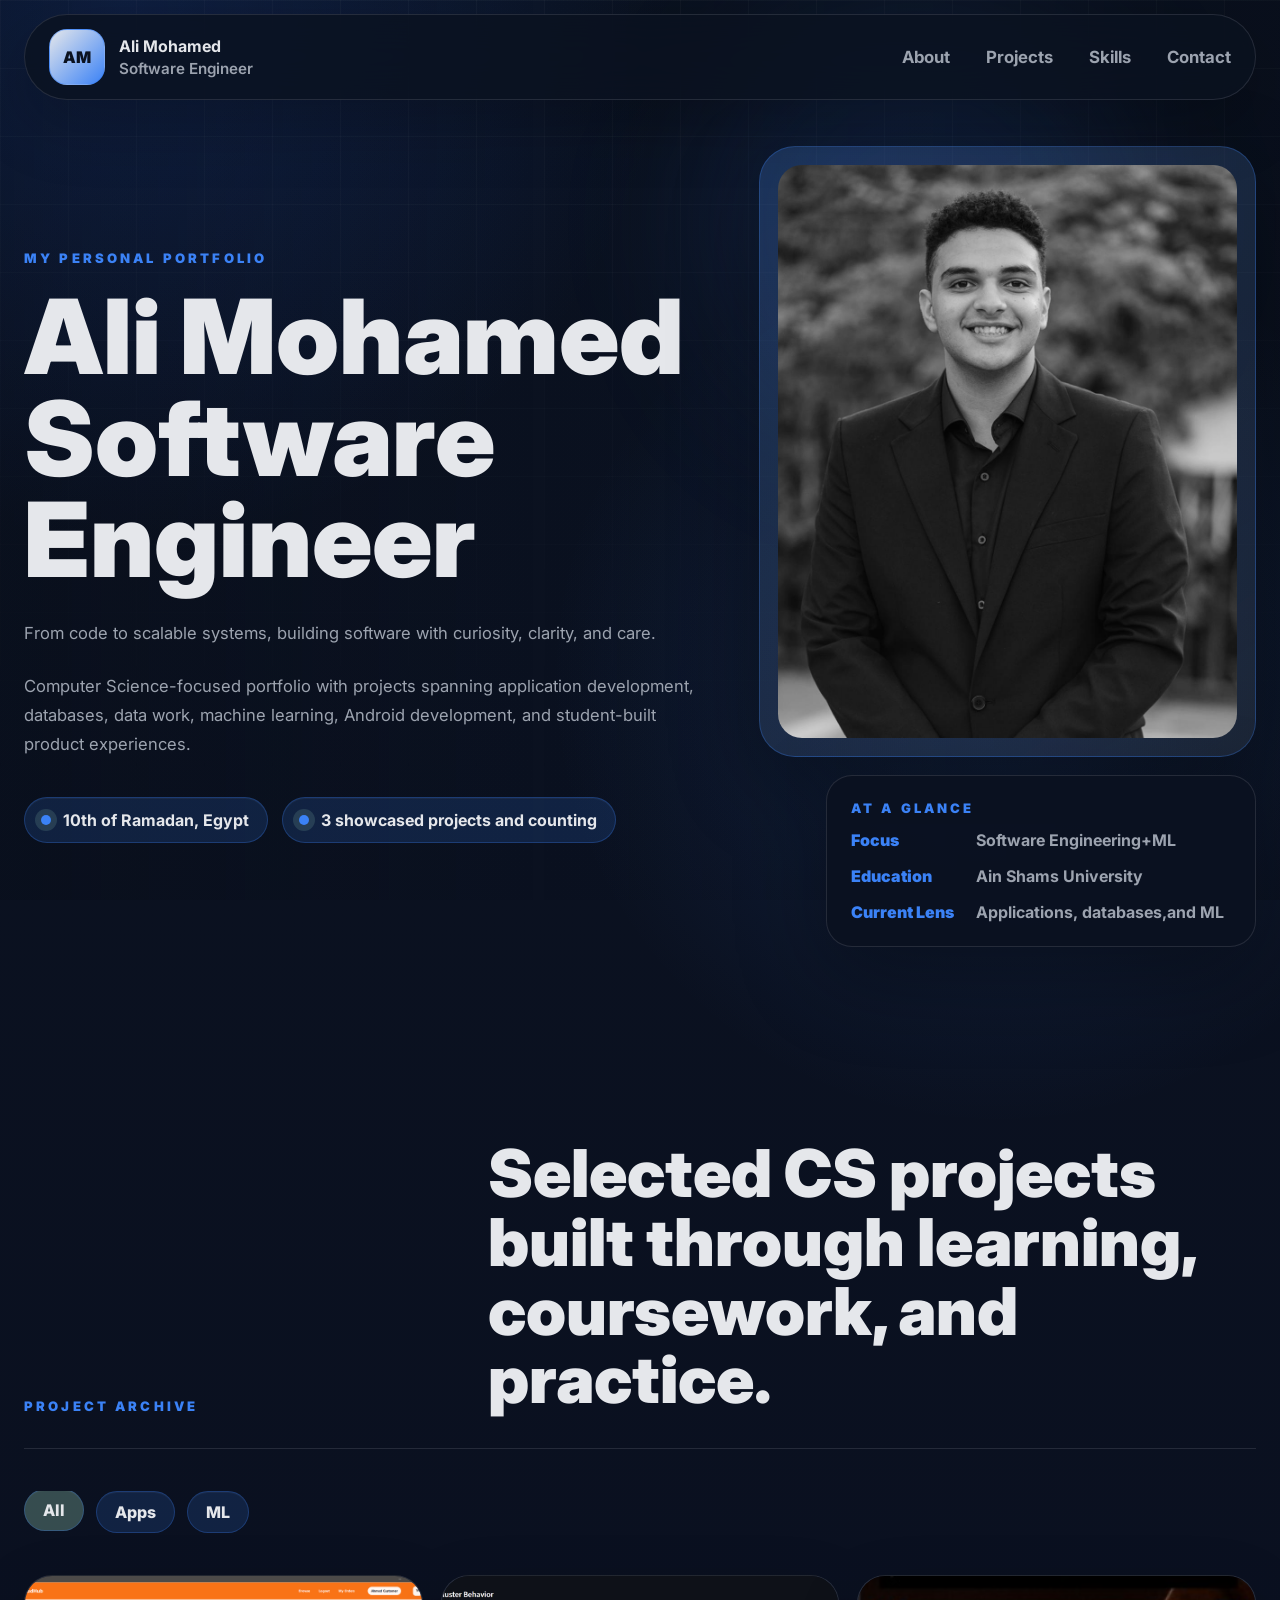
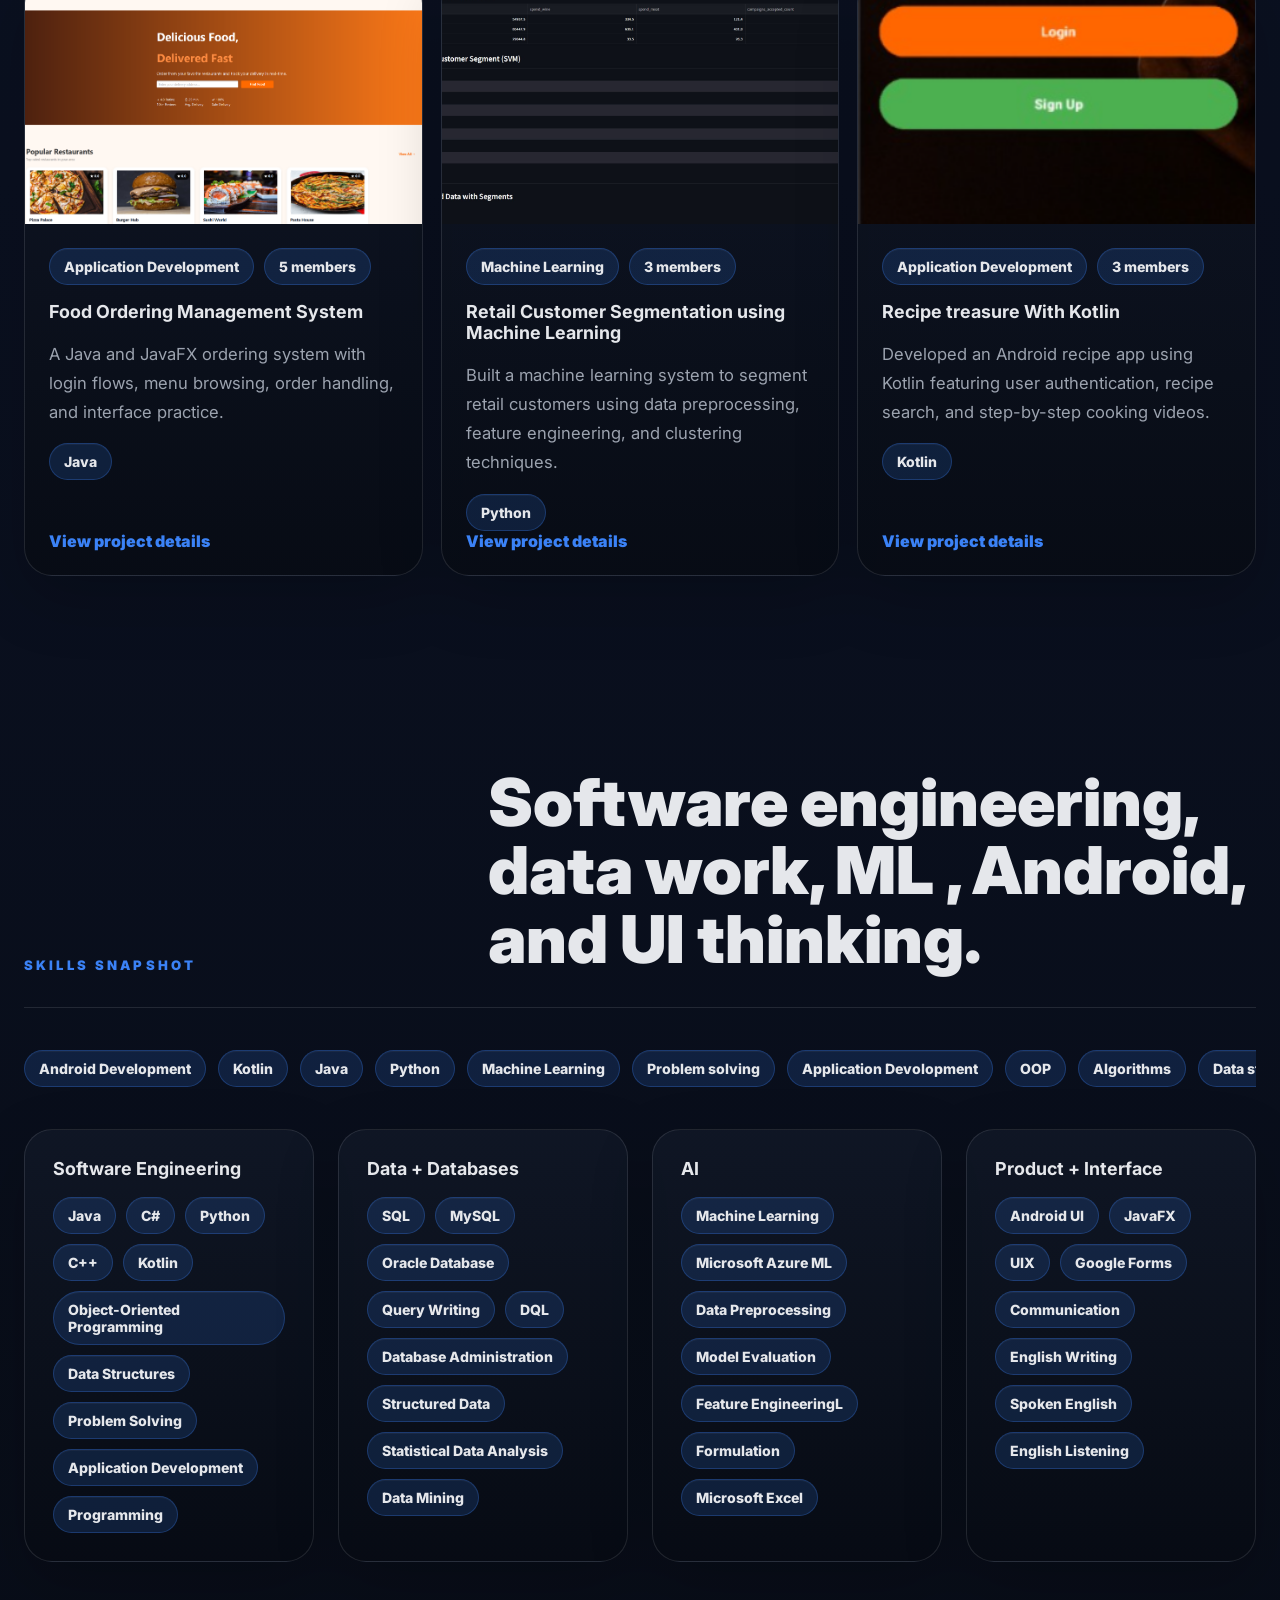
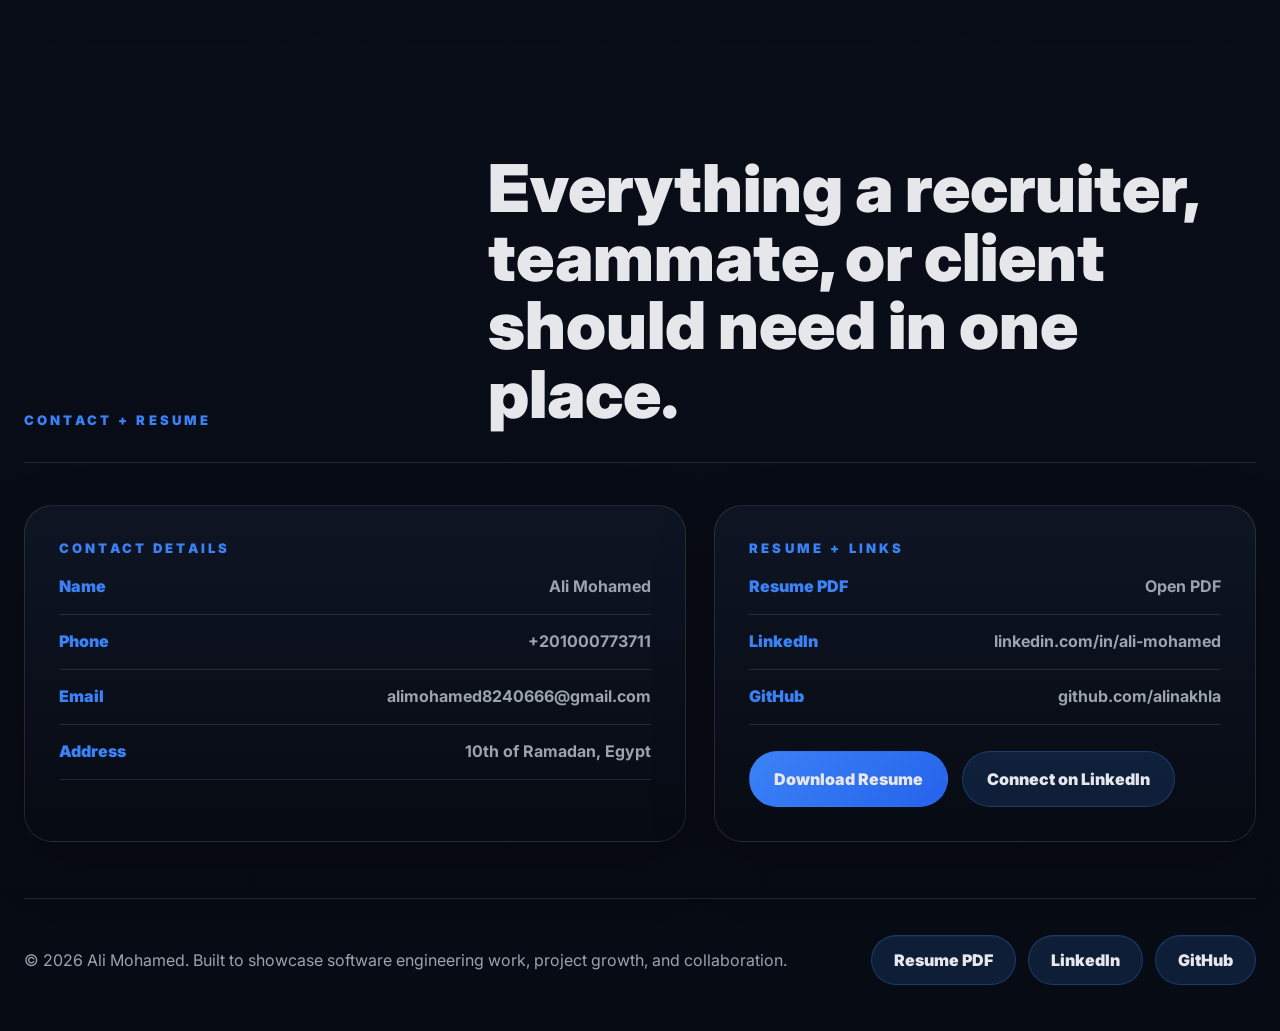
<file: index.html>
<!doctype html>
<html lang="en">
  <head>
    <meta charset="UTF-8" />
    <meta name="viewport" content="width=device-width, initial-scale=1.0" />
    <meta
      name="description"
      content="Computer Science portfolio for Ali Mohamed, a Software Engineer showcasing projects, skills, resume, and contact information."
    />
    <title>Ali Mohamed | Software Engineer Portfolio</title>
    <link rel="preconnect" href="https://fonts.googleapis.com" />
    <link rel="preconnect" href="https://fonts.gstatic.com" crossorigin />
    <link
      href="https://fonts.googleapis.com/css2?family=Inter:wght@400;500;600;700;800;900&display=swap"
      rel="stylesheet"
    />
    <link rel="stylesheet" href="styles.css" />
  </head>
  <body id="top">
    <div class="cursor-glow" aria-hidden="true"></div>
    <header class="site-header">
      <a class="brand" href="index.html" aria-label="Portfolio home">
        <span class="brand-mark">AM</span>
        <span class="brand-copy">
          <strong>Ali Mohamed</strong>
          <small>Software Engineer</small>
        </span>
      </a>
      <nav class="nav-links" aria-label="Primary navigation">
        <a href="#about">About</a>
        <a href="#projects">Projects</a>
        <a href="#skills">Skills</a>
        <a href="#contact">Contact</a>
      </nav>
    </header>

    <main>
      <section id="about" class="hero section-shell">
        <div class="hero-copy reveal">
          <p class="eyebrow">My Personal Portfolio</p>
          <h1>Ali Mohamed Software Engineer</h1>
          <p class="hero-text">From code to scalable systems, building software with curiosity, clarity, and care.</p>
          <p class="hero-text">
            Computer Science-focused portfolio with projects spanning application development, databases,
            data work, machine learning, Android development, and student-built product experiences.
          </p>
          <div class="quick-facts" aria-label="Quick facts">
            <span>10th of Ramadan, Egypt</span>
            <span><strong id="project-count">4</strong> showcased projects and counting</span>
          </div>
        </div>

        <div class="hero-visual reveal delay-1" aria-label="Profile photo placeholder">
          <div class="portrait-frame">
            <img src="assets/profilepic.jpg" alt="Ali Mohamed profile photo" />
          </div>
          <aside class="glance-card" aria-label="At a glance">
            <p class="eyebrow">At A Glance</p>
            <dl>
              <div>
                <dt>Focus</dt>
                <dd>Software Engineering+ML</dd>
              </div>
              <div>
                <dt>Education</dt>
                <dd>Ain Shams University</dd>
              </div>
              <div>
                <dt>Current Lens</dt>
                <dd>Applications, databases,and ML</dd>
              </div>
            </dl>
          </aside>
        </div>
      </section>

      <section id="projects" class="section-shell">
        <div class="split-heading reveal">
          <p class="eyebrow">Project Archive</p>
          <h2>Selected CS projects built through learning, coursework, and practice.</h2>
        </div>
        <div class="project-toolbar reveal delay-1">
          <button class="filter-button active" data-filter="all" type="button">All</button>
          <button class="filter-button" data-filter="Application Development" type="button">Apps</button>
          <button class="filter-button" data-filter="Machine Learning" type="button">ML</button>
        </div>
        <div id="project-grid" class="project-grid" aria-live="polite"></div>
      </section>

      <section id="skills" class="section-shell skills-section">
        <div class="split-heading reveal">
          <p class="eyebrow">Skills Snapshot</p>
          <h2>Software engineering, data work, ML , Android, and UI thinking.</h2>
        </div>
        <div class="skill-rail reveal delay-1" aria-label="Highlighted skills">
          <span>Android Development</span>
          <span>Kotlin</span>
          <span>Java</span>
          <span>Python</span>
          <span>Machine Learning</span>
          <span>Problem solving</span>
          <span>Application Devolopment</span>
          <span>OOP</span>
          <span>Algorithms</span>
          <span>Data structures</span>
          <span>C++</span>
          <span>C#</span>
          <span>SQL</span>
          <span>MySQL</span>
          <span>Oracle Database</span>
          <span>Problem Solving</span>
          <span>Communication</span>
          <span>English Writing</span>
        </div>
        <div class="skills-layout">
          <div class="skill-card reveal">
            <h3>Software Engineering</h3>
            <div class="pill-list">
              <span>Java</span>
              <span>C#</span>
              <span>Python</span>
              <span>C++</span>
              <span>Kotlin</span>
              <span>Object-Oriented Programming</span>
              <span>Data Structures</span>
              <span>Problem Solving</span>
              <span>Application Development</span>
              <span>Programming</span>
            </div>
          </div>
          <div class="skill-card reveal delay-1">
            <h3>Data + Databases</h3>
            <div class="pill-list">
              <span>SQL</span>
              <span>MySQL</span>
              <span>Oracle Database</span>
              <span>Query Writing</span>
              <span>DQL</span>
              <span>Database Administration</span>
              <span>Structured Data</span>
              <span>Statistical Data Analysis</span>
              <span>Data Mining</span>
            </div>
          </div>
          <div class="skill-card reveal delay-2">
            <h3>AI</h3>
            <div class="pill-list">
              <span>Machine Learning</span>
              <span>Microsoft Azure ML</span>
              <span>Data Preprocessing</span>
              <span>Model Evaluation</span>
              <span>Feature EngineeringL</span> 
              <span>Formulation</span>
              <span>Microsoft Excel</span>
            </div>
          </div>
          <div class="skill-card reveal delay-3">
            <h3>Product + Interface</h3>
            <div class="pill-list">
              <span>Android UI</span>
              <span>JavaFX</span>
              <span>UIX</span>
              <span>Google Forms</span>
              <span>Communication</span>
              <span>English Writing</span>
              <span>Spoken English</span>
              <span>English Listening</span>
            </div>
          </div>
        </div>
      </section>

      <section id="contact" class="section-shell contact-section">
        <div class="split-heading reveal">
          <p class="eyebrow">Contact + Resume</p>
          <h2>Everything a recruiter, teammate, or client should need in one place.</h2>
        </div>
        <div class="contact-grid">
          <section class="contact-card reveal" aria-label="Contact details">
            <p class="eyebrow">Contact Details</p>
            <dl class="info-list">
              <div>
                <dt>Name</dt>
                <dd>Ali Mohamed</dd>
              </div>
              <div>
                <dt>Phone</dt>
                <dd><a href="tel:+201000773711">+201000773711</a></dd>
              </div>
              <div>
                <dt>Email</dt>
                <dd><a href="mailto:alimohamed8240666@gmail.com">alimohamed8240666@gmail.com</a></dd>
              </div>
              <div>
                <dt>Address</dt>
                <dd>10th of Ramadan, Egypt</dd>
              </div>
            </dl>
          </section>

          <section class="contact-card reveal delay-1" aria-label="Resume and profile links">
            <p class="eyebrow">Resume + Links</p>
            <dl class="info-list">
              <div>
                <dt>Resume PDF</dt>
                <dd><a href="assets/Resume1.pdf" target="_blank" rel="noreferrer">Open PDF</a></dd>
              </div>
              <div>
                <dt>LinkedIn</dt>
                <dd>
                  <a href="https://www.linkedin.com/in/ali-mohamed-709615299" target="_blank" rel="noreferrer">
                    linkedin.com/in/ali-mohamed
                  </a>
                </dd>
              </div>
              <div>
                <dt>GitHub</dt>
                <dd>
                  <a href="https://github.com/alinakhla" target="_blank" rel="noreferrer">
                    github.com/alinakhla
                  </a>
                </dd>
              </div>
            </dl>
            <div class="contact-actions">
              <a class="button primary" href="assets/Resume1.pdf" target="_blank" rel="noreferrer">Download Resume</a>
              <a class="button secondary" href="https://www.linkedin.com/in/ali-mohamed-709615299" target="_blank" rel="noreferrer">
                Connect on LinkedIn
              </a>
            </div>
          </section>
        </div>
      </section>
    </main>

    <footer class="site-footer">
      <span>© 2026 Ali Mohamed. Built to showcase software engineering work, project growth, and collaboration.</span>
      <div class="footer-links">
        <a href="assets/Resume1.pdf" target="_blank" rel="noreferrer">Resume PDF</a>
        <a href="https://www.linkedin.com/in/ali-mohamed-709615299" target="_blank" rel="noreferrer">LinkedIn</a>
        <a href="https://github.com/alinakhla" target="_blank" rel="noreferrer">GitHub</a>
      </div>
    </footer>

    <script src="data/projects.js"></script>
    <script src="app.js"></script>
  </body>
</html>
</file>
<file: styles.css>
:root {
  --bg: #0b1220;
  --bg-deep: #070b13;
  --panel: rgba(17, 24, 39, 0.76);
  --panel-strong: rgba(17, 24, 39, 0.95);
  --text: #e5e7eb;
  --muted: #9ca3af;
  --mint: #3b82f6;
  --mint-soft: rgba(59, 130, 246, 0.16);
  --mint-line: rgba(59, 130, 246, 0.28);
  --line: rgba(229, 231, 235, 0.12);
  --blue-deep: #2563eb;
  --shadow: 0 28px 90px rgba(0, 0, 0, 0.32);
}

* {
  box-sizing: border-box;
}

html {
  scroll-behavior: smooth;
  scroll-padding-top: 130px;
}

body {
  margin: 0;
  min-height: 100vh;
  overflow-x: hidden;
  background:
    radial-gradient(circle at 78% 16%, rgba(59, 130, 246, 0.16), transparent 28rem),
    radial-gradient(circle at 10% 0%, rgba(37, 99, 235, 0.2), transparent 34rem),
    linear-gradient(180deg, var(--bg) 0%, #0a1020 42%, var(--bg-deep) 100%);
  color: var(--text);
  font-family: Inter, system-ui, -apple-system, BlinkMacSystemFont, "Segoe UI", sans-serif;
}

body::before {
  position: fixed;
  inset: 0;
  z-index: -2;
  pointer-events: none;
  content: "";
  background-image:
    linear-gradient(rgba(232, 255, 243, 0.035) 1px, transparent 1px),
    linear-gradient(90deg, rgba(229, 231, 235, 0.035) 1px, transparent 1px);
  background-size: 68px 68px;
  mask-image: linear-gradient(to bottom, black 4%, transparent 90%);
}

body::after {
  position: fixed;
  inset: 0;
  z-index: -1;
  pointer-events: none;
  content: "";
  background: linear-gradient(90deg, rgba(7, 11, 19, 0.22), transparent 42%, rgba(7, 11, 19, 0.24));
}

a {
  color: inherit;
  text-decoration: none;
}

img,
video {
  display: block;
  max-width: 100%;
}

.cursor-glow {
  position: fixed;
  top: var(--glow-y, 25%);
  left: var(--glow-x, 72%);
  z-index: -1;
  width: 26rem;
  height: 26rem;
  border-radius: 999px;
  background: rgba(59, 130, 246, 0.14);
  filter: blur(76px);
  transform: translate(-50%, -50%);
  transition: top 180ms ease, left 180ms ease;
}

.site-header {
  position: sticky;
  top: 14px;
  z-index: 10;
  display: flex;
  align-items: center;
  justify-content: space-between;
  width: min(1380px, calc(100% - 48px));
  margin: 14px auto 0;
  padding: 14px 24px;
  border: 1px solid var(--line);
  border-radius: 999px;
  background: rgba(11, 18, 32, 0.8);
  box-shadow: 0 24px 64px rgba(0, 0, 0, 0.22);
  backdrop-filter: blur(20px);
}

.brand,
.nav-links {
  display: flex;
  align-items: center;
}

.brand {
  gap: 14px;
  font-weight: 800;
}

.brand-mark {
  display: grid;
  width: 56px;
  height: 56px;
  place-items: center;
  border: 1px solid rgba(59, 130, 246, 0.48);
  border-radius: 18px;
  background: linear-gradient(135deg, #e5e7eb, #3b82f6);
  color: #0b1220;
  font-weight: 900;
}

.brand-copy {
  display: grid;
  gap: 3px;
}

.brand-copy small {
  color: var(--muted);
  font-size: 0.95rem;
  font-weight: 600;
}

.nav-links {
  gap: 36px;
}

.nav-links a {
  color: var(--muted);
  font-size: 1.05rem;
  font-weight: 700;
  transition: color 160ms ease;
}

.nav-links a:hover {
  color: var(--text);
}

.section-shell {
  width: min(1380px, calc(100% - 48px));
  margin: 0 auto;
  padding: 96px 0;
}

.hero {
  display: grid;
  min-height: calc(100vh - 112px);
  align-items: center;
  grid-template-columns: minmax(0, 1fr) minmax(360px, 0.74fr);
  gap: 64px;
  padding-top: 46px;
}

.eyebrow {
  margin: 0 0 20px;
  color: var(--mint);
  font-size: 0.82rem;
  font-weight: 900;
  letter-spacing: 0.24em;
  text-transform: uppercase;
}

h1,
h2,
h3,
p {
  margin-top: 0;
}

h1 {
  max-width: 760px;
  margin-bottom: 28px;
  color: var(--text);
  font-size: clamp(3.9rem, 8.1vw, 7.65rem);
  font-weight: 900;
  letter-spacing: 0;
  line-height: 0.98;
}

h2 {
  max-width: 760px;
  margin-bottom: 28px;
  color: var(--text);
  font-size: clamp(2.55rem, 5.15vw, 4.85rem);
  font-weight: 900;
  letter-spacing: 0;
  line-height: 1.04;
}

h3 {
  margin-bottom: 18px;
  color: var(--text);
  font-size: 1.12rem;
}

.hero-text,
.project-content p,
.project-detail p {
  color: var(--muted);
  font-size: 1.04rem;
  line-height: 1.75;
}

.hero-text {
  max-width: 720px;
  margin-bottom: 24px;
}

.quick-facts {
  display: flex;
  flex-wrap: wrap;
  gap: 14px;
  margin-top: 38px;
}

.quick-facts span,
.filter-button,
.meta-row span,
.project-tags span,
.pill-list span,
.skill-rail span,
.footer-links a {
  border: 1px solid var(--mint-line);
  border-radius: 999px;
  background: var(--mint-soft);
  color: var(--text);
  box-shadow: inset 0 1px 0 rgba(255, 255, 255, 0.04);
}

.quick-facts span {
  position: relative;
  padding: 12px 18px 12px 38px;
  font-weight: 700;
}

.quick-facts span::before {
  position: absolute;
  top: 50%;
  left: 16px;
  width: 10px;
  height: 10px;
  border-radius: 50%;
  background: var(--mint);
  box-shadow: 0 0 0 6px rgba(168, 232, 201, 0.14);
  content: "";
  transform: translateY(-50%);
}

.hero-visual {
  display: grid;
  gap: 18px;
}

.portrait-frame {
  position: relative;
  overflow: hidden;
  padding: 18px;
  border: 1px solid rgba(59, 130, 246, 0.3);
  border-radius: 36px;
  background:
    linear-gradient(145deg, rgba(59, 130, 246, 0.18), rgba(255, 255, 255, 0.03)),
    rgba(232, 255, 243, 0.04);
  box-shadow: var(--shadow);
}

.portrait-frame::before {
  position: absolute;
  inset: 0;
  content: "";
  background: linear-gradient(115deg, transparent 20%, rgba(232, 255, 243, 0.12), transparent 64%);
  transform: translateX(-110%);
  animation: sheen 6.2s ease-in-out infinite;
}

.portrait-frame img {
  width: 100%;
  aspect-ratio: 4 / 5;
  border-radius: 24px;
  filter: grayscale(1);
  object-fit: cover;
}

.glance-card {
  position: relative;
  width: min(430px, 100%);
  justify-self: end;
  padding: 24px;
  border: 1px solid var(--line);
  border-radius: 26px;
  background: rgba(11, 18, 32, 0.94);
  box-shadow: var(--shadow);
}

.glance-card .eyebrow {
  margin-bottom: 14px;
}

.glance-card dl,
.info-list {
  display: grid;
  gap: 16px;
  margin: 0;
}

.glance-card dl div,
.info-list div {
  display: grid;
  grid-template-columns: 0.42fr 1fr;
  gap: 18px;
}

dt {
  color: var(--mint);
  font-weight: 900;
}

dd {
  margin: 0;
  color: var(--muted);
  font-weight: 700;
}

.split-heading {
  display: grid;
  align-items: end;
  grid-template-columns: 0.52fr 1fr;
  gap: 64px;
  margin-bottom: 42px;
  padding-bottom: 34px;
  border-bottom: 1px solid var(--line);
}

.split-heading .eyebrow {
  margin-bottom: 0;
}

.split-heading h2 {
  margin-bottom: 0;
}

.project-toolbar,
.skill-rail {
  display: flex;
  flex-wrap: nowrap;
  gap: 12px;
  max-width: 100%;
  margin-bottom: 34px;
  overflow-x: auto;
  overflow-y: hidden;
  padding-bottom: 8px;
  scrollbar-color: rgba(168, 232, 201, 0.55) transparent;
}

.filter-button {
  min-height: 42px;
  flex: 0 0 auto;
  padding: 0 18px;
  cursor: pointer;
  font: inherit;
  font-weight: 800;
  transition: transform 160ms ease, background 160ms ease;
}

.filter-button.active,
.filter-button:hover {
  background: rgba(168, 232, 201, 0.28);
  transform: translateY(-2px);
}

.project-grid {
  display: grid;
  grid-template-columns: repeat(3, minmax(0, 1fr));
  gap: 18px;
}

.project-card,
.skill-card,
.contact-card,
.detail-panel,
.media-item,
.detail-title,
.empty-state {
  border: 1px solid var(--line);
  border-radius: 28px;
  background: linear-gradient(180deg, rgba(17, 24, 39, 0.78), rgba(7, 11, 19, 0.78));
  box-shadow: 0 22px 64px rgba(0, 0, 0, 0.2);
}

.project-card {
  position: relative;
  display: flex;
  overflow: hidden;
  min-height: 430px;
  flex-direction: column;
  transition: transform 180ms ease, border-color 180ms ease, background 180ms ease;
}

.project-card:hover {
  border-color: rgba(59, 130, 246, 0.48);
  background: linear-gradient(180deg, rgba(17, 34, 64, 0.82), rgba(7, 11, 19, 0.84));
  transform: translateY(-6px);
}

.project-thumb {
  display: grid;
  min-height: 180px;
  place-items: center;
  background:
    linear-gradient(135deg, rgba(59, 130, 246, 0.22), rgba(7, 11, 19, 0.82)),
    linear-gradient(45deg, rgba(232, 255, 243, 0.04) 25%, transparent 25% 50%, rgba(232, 255, 243, 0.04) 50% 75%, transparent 75%);
  background-size: auto, 28px 28px;
}

.project-thumb img {
  width: 100%;
  height: 100%;
  aspect-ratio: 16 / 10;
  object-fit: cover;
}

.placeholder-label {
  color: var(--text);
  font-weight: 900;
}

.project-content {
  display: flex;
  flex: 1;
  flex-direction: column;
  padding: 24px;
}

.meta-row,
.project-tags,
.pill-list {
  display: flex;
  flex-wrap: wrap;
  gap: 10px;
}

.meta-row {
  margin-bottom: 16px;
}

.meta-row span,
.project-tags span,
.pill-list span,
.skill-rail span {
  padding: 9px 14px;
  font-size: 0.88rem;
  font-weight: 800;
}

.project-link {
  margin-top: auto;
  color: var(--mint);
  font-weight: 900;
}

.skill-rail span {
  flex: 0 0 auto;
}

.skills-layout {
  display: grid;
  grid-template-columns: repeat(4, minmax(0, 1fr));
  gap: 24px;
}

.skill-card {
  min-height: 430px;
  padding: 28px;
}

.contact-section {
  padding-bottom: 56px;
}

.contact-grid {
  display: grid;
  grid-template-columns: 1.1fr 0.9fr;
  gap: 28px;
}

.contact-card {
  padding: 34px;
}

.contact-card .eyebrow {
  margin-bottom: 20px;
}

.info-list div {
  align-items: start;
  padding-bottom: 18px;
  border-bottom: 1px solid var(--line);
}

.info-list dd {
  text-align: right;
  word-break: break-word;
}

.info-list a:hover {
  color: var(--text);
}

.contact-actions,
.hero-actions {
  display: flex;
  flex-wrap: wrap;
  gap: 14px;
  margin-top: 26px;
}

.button {
  display: inline-flex;
  min-height: 56px;
  align-items: center;
  justify-content: center;
  border: 1px solid var(--mint-line);
  border-radius: 999px;
  padding: 0 24px;
  font-weight: 900;
  transition: transform 160ms ease, border-color 160ms ease, background 160ms ease;
}

.button:hover {
  transform: translateY(-2px);
}

.button.primary {
  border-color: transparent;
  background: linear-gradient(135deg, #3b82f6, #2563eb);
  color: #e5e7eb;
}

.button.secondary {
  background: var(--mint-soft);
  color: var(--text);
}

.site-footer {
  display: flex;
  align-items: center;
  justify-content: space-between;
  width: min(1380px, calc(100% - 48px));
  margin: 0 auto;
  padding: 36px 0 46px;
  border-top: 1px solid var(--line);
  color: var(--muted);
  gap: 24px;
}

.footer-links {
  display: flex;
  flex-wrap: wrap;
  gap: 12px;
}

.footer-links a {
  padding: 14px 22px;
  font-weight: 900;
}

.project-detail {
  padding-top: 74px;
}

.detail-back {
  display: grid;
  min-height: 62px;
  place-items: center;
  border: 1px solid var(--line);
  border-radius: 999px;
  background: rgba(17, 24, 39, 0.7);
  color: var(--text);
  font-weight: 900;
  transition: transform 160ms ease, border-color 160ms ease, background 160ms ease;
}

.detail-back:hover {
  border-color: var(--mint-line);
  background: var(--mint-soft);
  transform: translateY(-2px);
}

.detail-hero-block {
  padding: 42px 0 30px;
}

.detail-hero-block h1 {
  max-width: 980px;
  margin-bottom: 26px;
  font-size: clamp(3.2rem, 7.6vw, 7.2rem);
}

.detail-hero-block p:not(.eyebrow) {
  max-width: 880px;
  color: var(--muted);
  font-size: 1.18rem;
  line-height: 1.65;
}

.detail-tags {
  margin-top: 34px;
}

.detail-showcase {
  display: grid;
  grid-template-columns: minmax(0, 1.05fr) minmax(340px, 0.9fr);
  gap: 28px;
  align-items: start;
}

.detail-media-grid {
  display: grid;
  gap: 18px;
}

.detail-media-card,
.summary-card,
.stack-card,
.contributors-card,
.more-projects-card,
.empty-state {
  border: 1px solid var(--line);
  border-radius: 28px;
  background: linear-gradient(180deg, rgba(17, 24, 39, 0.78), rgba(7, 11, 19, 0.78));
  box-shadow: 0 22px 64px rgba(0, 0, 0, 0.2);
}

.detail-media-card {
  position: relative;
  overflow: hidden;
  min-height: 330px;
  padding-bottom: 54px;
}

.detail-media-card img,
.detail-media-card video {
  width: 100%;
  height: 100%;
  min-height: 330px;
  object-fit: cover;
  border-bottom: 1px solid var(--line);
}

.media-badge {
  position: absolute;
  right: 50%;
  bottom: 0;
  padding: 10px 18px;
  border: 0;
  border-radius: 0;
  background: transparent;
  color: var(--text);
  font-weight: 800;
  transform: translateX(50%);
}

.media-placeholder {
  display: grid;
  place-items: center;
  padding: 28px;
  color: var(--muted);
  text-align: center;
}

.summary-card,
.stack-card,
.contributors-card,
.more-projects-card,
.empty-state {
  padding: 34px;
}

.summary-card {
  position: sticky;
  top: 128px;
}

.summary-card h3,
.stack-card h3 {
  margin: 22px 0 12px;
}

.summary-card h3:first-of-type,
.stack-card h3:first-of-type {
  margin-top: 0;
}

.detail-lower-grid {
  display: grid;
  grid-template-columns: 1fr 1fr;
  gap: 28px;
  margin-top: 34px;
}

.stack-card .pill-list {
  margin-bottom: 22px;
}

.contributor-row {
  display: flex;
  align-items: center;
  justify-content: space-between;
  gap: 18px;
  padding: 18px 0;
  border-bottom: 1px solid var(--line);
  color: var(--text);
  font-size: 1.08rem;
  font-weight: 800;
}

.contributor-row:first-of-type {
  padding-top: 0;
}

.contributor-row:last-child {
  border-bottom: 0;
}

.contributor-row a,
.more-projects-list a {
  border: 1px solid var(--mint-line);
  border-radius: 999px;
  padding: 10px 16px;
  background: var(--mint-soft);
  color: var(--text);
  font-size: 0.95rem;
  font-weight: 900;
}

.more-projects-card {
  margin-top: 34px;
}

.more-projects-list {
  display: flex;
  flex-wrap: wrap;
  gap: 12px;
}

.reveal {
  opacity: 0;
  transform: translateY(24px);
  transition: opacity 700ms ease, transform 700ms ease;
}

.reveal.visible {
  opacity: 1;
  transform: translateY(0);
}

.delay-1 {
  transition-delay: 90ms;
}

.delay-2 {
  transition-delay: 180ms;
}

.delay-3 {
  transition-delay: 270ms;
}

@keyframes sheen {
  0%,
  38% {
    transform: translateX(-110%);
  }
  62%,
  100% {
    transform: translateX(110%);
  }
}

@media (prefers-reduced-motion: reduce) {
  *,
  *::before,
  *::after {
    scroll-behavior: auto !important;
    animation-duration: 0.001ms !important;
    animation-iteration-count: 1 !important;
    transition-duration: 0.001ms !important;
  }
}

@media (max-width: 1050px) {
  .hero,
  .split-heading,
  .contact-grid,
  .detail-showcase,
  .detail-lower-grid {
    grid-template-columns: 1fr;
  }

  .hero {
    min-height: auto;
  }

  .project-grid,
  .skills-layout,
  .detail-panels {
    grid-template-columns: repeat(2, minmax(0, 1fr));
  }

  .summary-card {
    position: static;
  }
}

@media (max-width: 760px) {
  .site-header {
    align-items: flex-start;
    flex-direction: column;
    width: min(100% - 24px, 1380px);
    border-radius: 28px;
  }

  .nav-links {
    width: 100%;
    justify-content: space-between;
    gap: 14px;
    overflow-x: auto;
  }

  .section-shell {
    width: min(100% - 24px, 1380px);
    padding: 64px 0;
  }

  h1 {
    font-size: clamp(3.1rem, 15vw, 5.25rem);
  }

  h2 {
    font-size: clamp(2.2rem, 11vw, 3.85rem);
  }

  .hero {
    gap: 42px;
  }

  .glance-card {
    position: relative;
    right: auto;
    bottom: auto;
    width: 100%;
    margin-top: -34px;
  }

  .project-grid,
  .skills-layout,
  .detail-panels,
  .media-grid,
  .detail-showcase,
  .detail-lower-grid {
    grid-template-columns: 1fr;
  }

  .project-detail {
    padding-top: 52px;
  }

  .detail-hero-block h1 {
    font-size: clamp(2.8rem, 13vw, 4.6rem);
  }

  .detail-media-card,
  .detail-media-card img,
  .detail-media-card video {
    min-height: 240px;
  }

  .skill-card {
    min-height: auto;
  }

  .glance-card dl div,
  .info-list div {
    grid-template-columns: 1fr;
    gap: 8px;
  }

  .info-list dd {
    text-align: left;
  }

  .site-footer {
    align-items: flex-start;
    flex-direction: column;
  }
}
</file>
